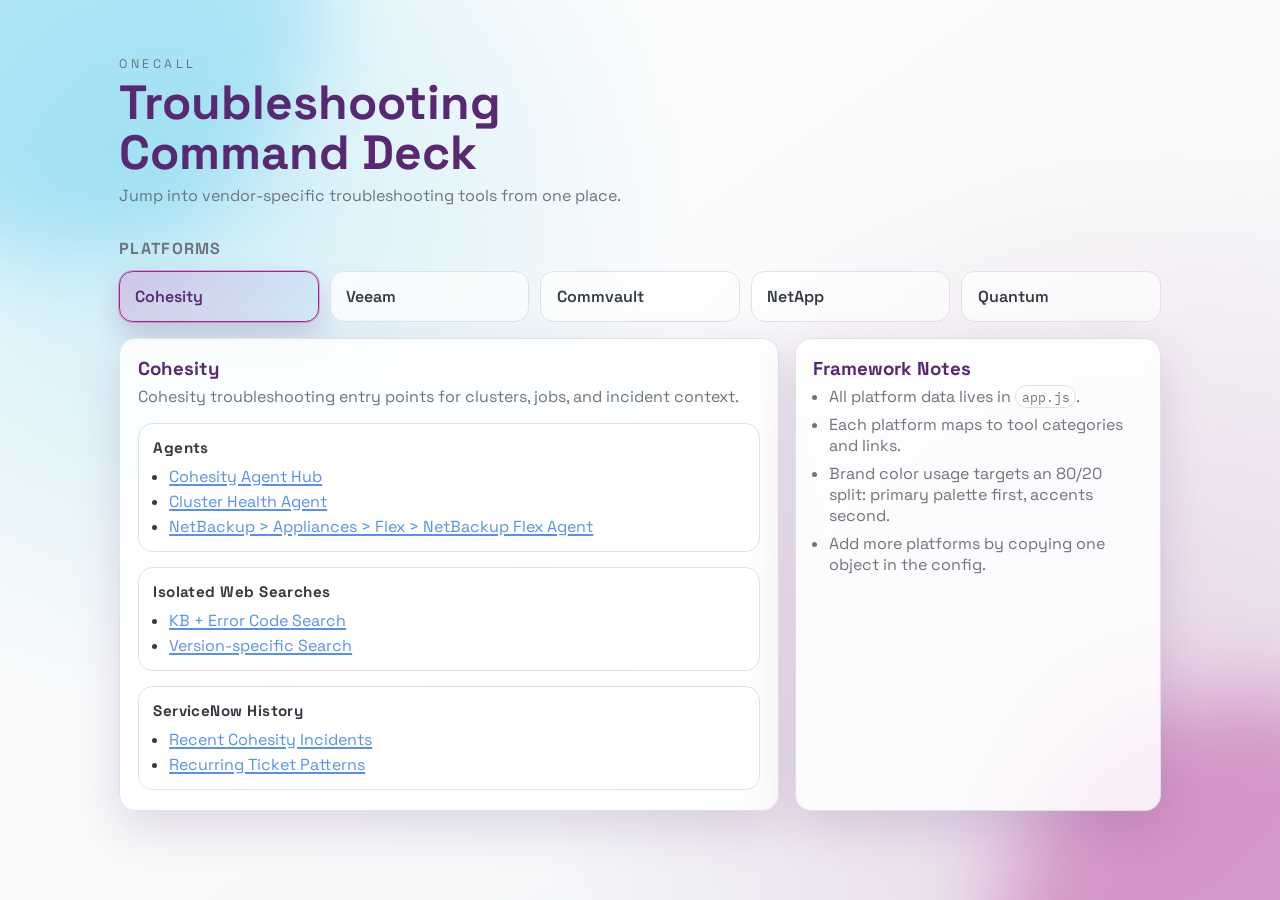
<file: projects/Website-TS/index.html>
<!DOCTYPE html>
<html lang="en">
  <head>
    <meta charset="UTF-8" />
    <meta name="viewport" content="width=device-width, initial-scale=1.0" />
    <title>OneCall Troubleshooting Hub</title>
    <link rel="preconnect" href="https://fonts.googleapis.com" />
    <link rel="preconnect" href="https://fonts.gstatic.com" crossorigin />
    <link
      href="https://fonts.googleapis.com/css2?family=Space+Grotesk:wght@400;500;700&family=IBM+Plex+Mono:wght@400;600&display=swap"
      rel="stylesheet"
    />
    <link rel="stylesheet" href="styles.css" />
  </head>
  <body>
    <div class="bg-orb orb-left" aria-hidden="true"></div>
    <div class="bg-orb orb-right" aria-hidden="true"></div>

    <main class="shell">
      <header class="hero">
        <p class="eyebrow">OneCall</p>
        <h1>Troubleshooting Command Deck</h1>
        <p class="subtitle">
          Jump into vendor-specific troubleshooting tools from one place.
        </p>
      </header>

      <section class="platform-section" aria-label="Backup platform selector">
        <h2>Platforms</h2>
        <div id="platform-buttons" class="button-grid"></div>
      </section>

      <section class="workspace" aria-live="polite">
        <article class="platform-panel">
          <h3 id="active-platform-label">Choose a platform</h3>
          <p id="active-platform-summary">
            Select a platform button to load its troubleshooting tools.
          </p>
          <div id="tool-groups" class="tool-groups"></div>
        </article>

        <aside class="notes-panel">
          <h3>Framework Notes</h3>
          <ul>
            <li>All platform data lives in <span class="code-pill">app.js</span>.</li>
            <li>Each platform maps to tool categories and links.</li>
            <li>Brand color usage targets an 80/20 split: primary palette first, accents second.</li>
            <li>Add more platforms by copying one object in the config.</li>
          </ul>
        </aside>
      </section>
    </main>

    <script src="app.js"></script>
  </body>
</html>
</file>
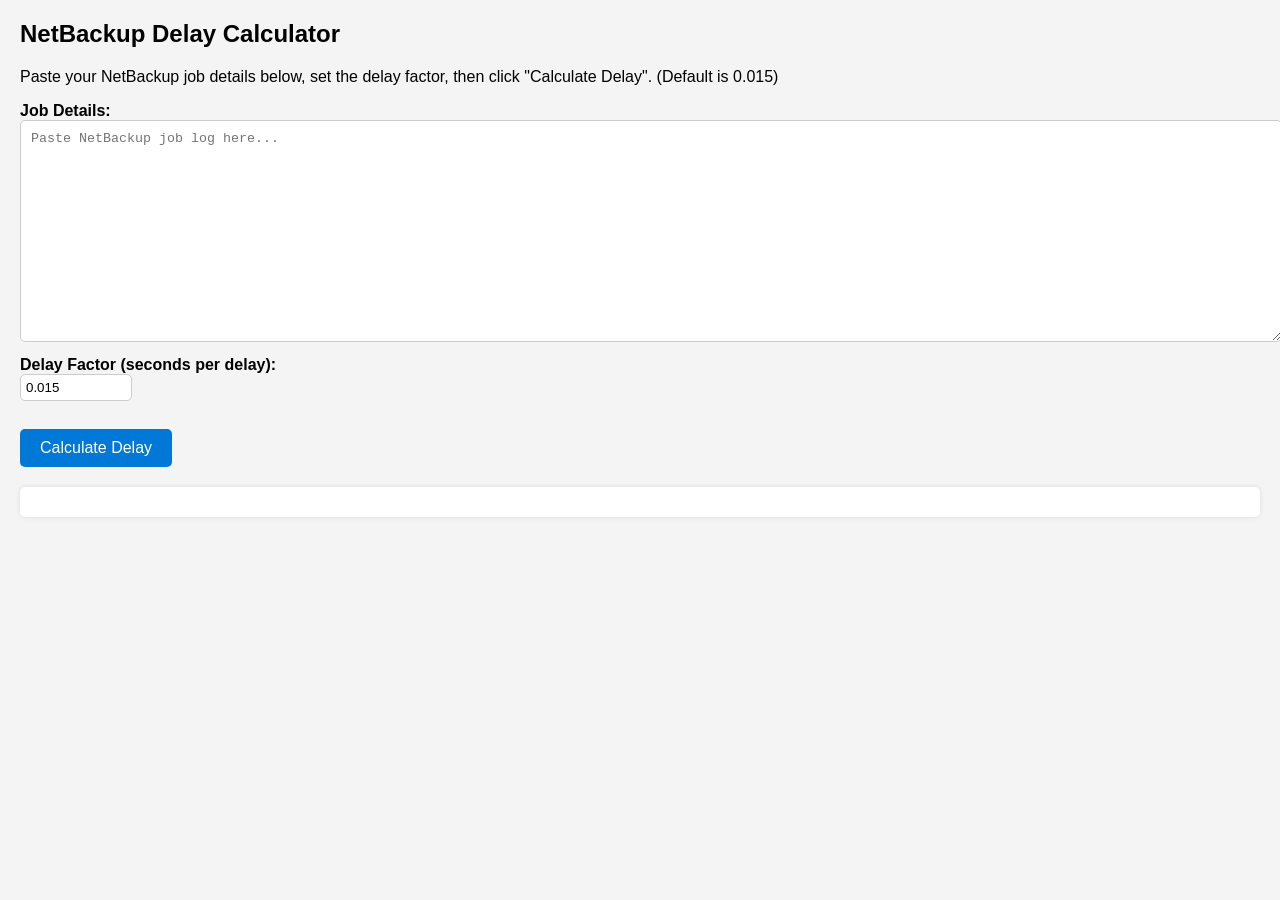
<file: projects/Calculating NetBackup Job Delays/netbackup_delay_calc.html>
<!DOCTYPE html>
<html>
<head>
<meta charset="UTF-8">
<title>NetBackup Delay Calculator</title>
<style>
    body {
        font-family: Arial, sans-serif;
        margin: 20px;
        background-color: #f4f4f4;
    }
    textarea {
        width: 100%;
        height: 200px;
        font-family: monospace;
        padding: 10px;
        margin-bottom: 10px;
        border: 1px solid #ccc;
        border-radius: 5px;
    }
    label {
        font-weight: bold;
    }
    input {
        padding: 5px;
        margin-bottom: 10px;
        width: 100px;
        border: 1px solid #ccc;
        border-radius: 5px;
    }
    button {
        padding: 10px 20px;
        font-size: 16px;
        background-color: #0078d7;
        color: white;
        border: none;
        cursor: pointer;
        border-radius: 5px;
    }
    button:hover {
        background-color: #005a9e;
    }
    .results {
        margin-top: 20px;
        background: white;
        padding: 15px;
        border-radius: 5px;
        box-shadow: 0 0 5px rgba(0,0,0,0.1);
    }
</style>
</head>
<body>

<h2>NetBackup Delay Calculator</h2>
<p>Paste your NetBackup job details below, set the delay factor, then click "Calculate Delay". (Default is 0.015)</p>

<label for="jobDetails">Job Details:</label><br>
<textarea id="jobDetails" placeholder="Paste NetBackup job log here..."></textarea><br>

<label for="delayFactor">Delay Factor (seconds per delay):</label><br>
<input type="number" id="delayFactor" step="0.001" value="0.015"><br><br>

<button onclick="calculateDelay()">Calculate Delay</button>

<div class="results" id="results"></div>

<script>
function calculateDelay() {
    let logText = document.getElementById("jobDetails").value;
    let factor = parseFloat(document.getElementById("delayFactor").value);

    if (isNaN(factor) || factor <= 0) {
        document.getElementById("results").innerHTML = 
            "<span style='color:red;'>Please enter a valid delay factor.</span>";
        return;
    }

    let delayRegex = /delayed\s+(\d+)\s+times/i;
    let match = logText.match(delayRegex);

    if (match) {
        let delayCount = parseInt(match[1], 10);
        let seconds = delayCount * factor;
        let minutes = seconds / 60;
        let hours = minutes / 60;

        document.getElementById("results").innerHTML = `
            <strong>Delay Count:</strong> ${delayCount}<br>
            <strong>Delay Factor:</strong> ${factor} seconds<br>
            <strong>Delay in Seconds:</strong> ${seconds.toFixed(3)}<br>
            <strong>Delay in Minutes:</strong> ${minutes.toFixed(5)}<br>
            <strong>Delay in Hours:</strong> ${hours.toFixed(8)}
        `;
    } else {
        document.getElementById("results").innerHTML = 
            "<span style='color:red;'>No delay information found in the pasted job details.</span>";
    }
}
</script>

</body>
</html>
</file>
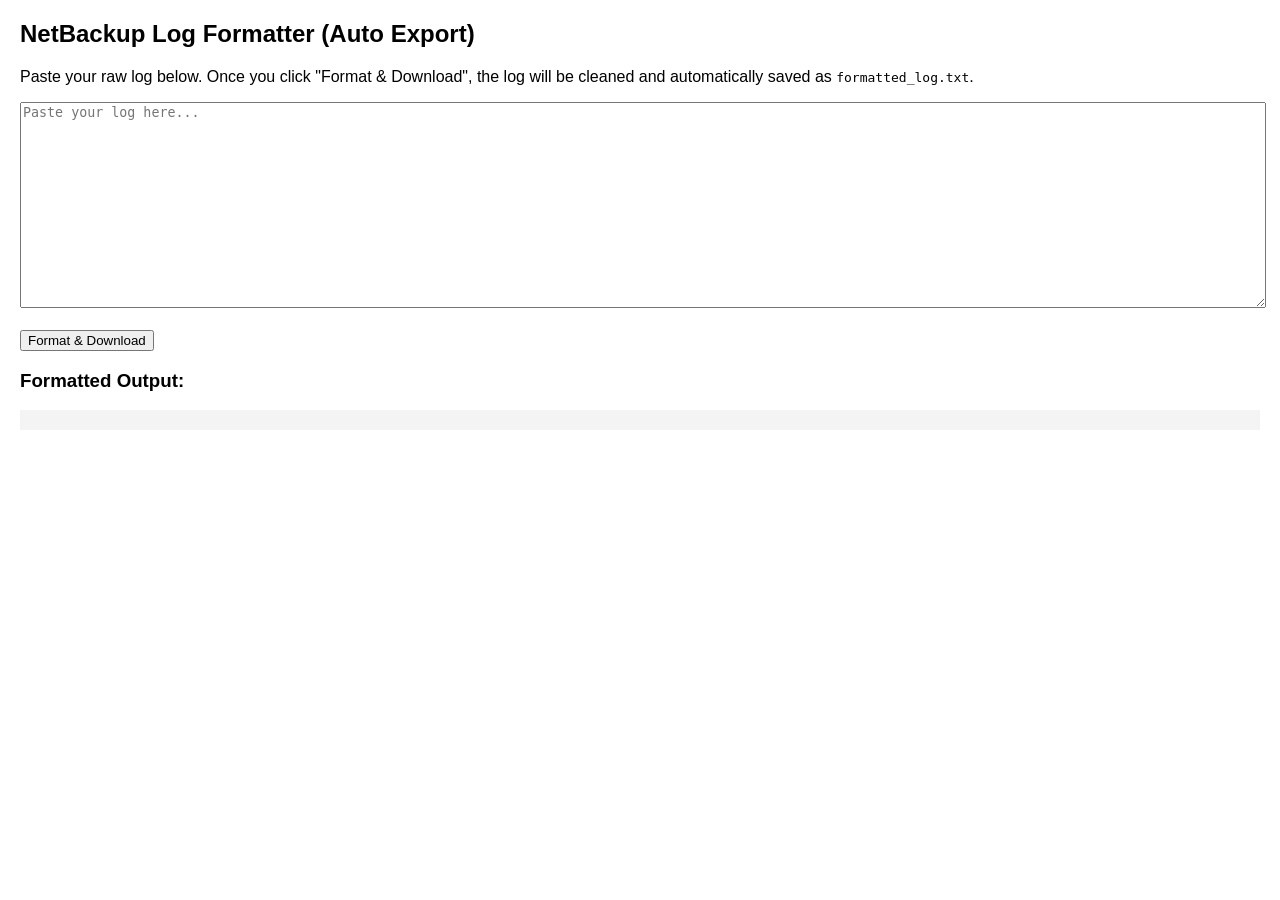
<file: projects/NetBackup Job Details Formatter/formatter1.html>
<!DOCTYPE html>
<html>
<head>
<title>NetBackup Log Formatter</title>
<style>
body { font-family: Arial, sans-serif; margin: 20px; }
textarea { width: 100%; height: 200px; font-family: monospace; }
pre { background: #f4f4f4; padding: 10px; white-space: pre-wrap; word-wrap: break-word; }
</style>
</head>
<body>
<h2>NetBackup Log Formatter (Auto Export)</h2>
<p>Paste your raw log below. Once you click "Format & Download", the log will be cleaned and automatically saved as <code>formatted_log.txt</code>.</p>

<textarea id="input" placeholder="Paste your log here..."></textarea><br><br>
<button onclick="formatAndDownload()">Format & Download</button>

<h3>Formatted Output:</h3>
<pre id="output"></pre>

<script>
function formatAndDownload() {
    let log = document.getElementById("input").value.trim();
    if (!log) {
        alert("Please paste a log first!");
        return;
    }

    // Regex to match timestamps like: Sep 15, 2025, 4:58:34 AM
    let pattern = /(Jan|Feb|Mar|Apr|May|Jun|Jul|Aug|Sep|Oct|Nov|Dec) \d{1,2}, \d{4}, \d{1,2}:\d{2}:\d{2}\s[AP]M/g;
    let formatted = log.replace(pattern, "\n$&").trim();

    // Show in browser
    document.getElementById("output").textContent = formatted;

    // Create a downloadable file automatically
    let blob = new Blob([formatted], { type: "text/plain" });
    let link = document.createElement("a");
    link.href = URL.createObjectURL(blob);
    link.download = "formatted_log.txt";
    document.body.appendChild(link);
    link.click();
    document.body.removeChild(link);
}
</script>
</body>
</html>
</file>
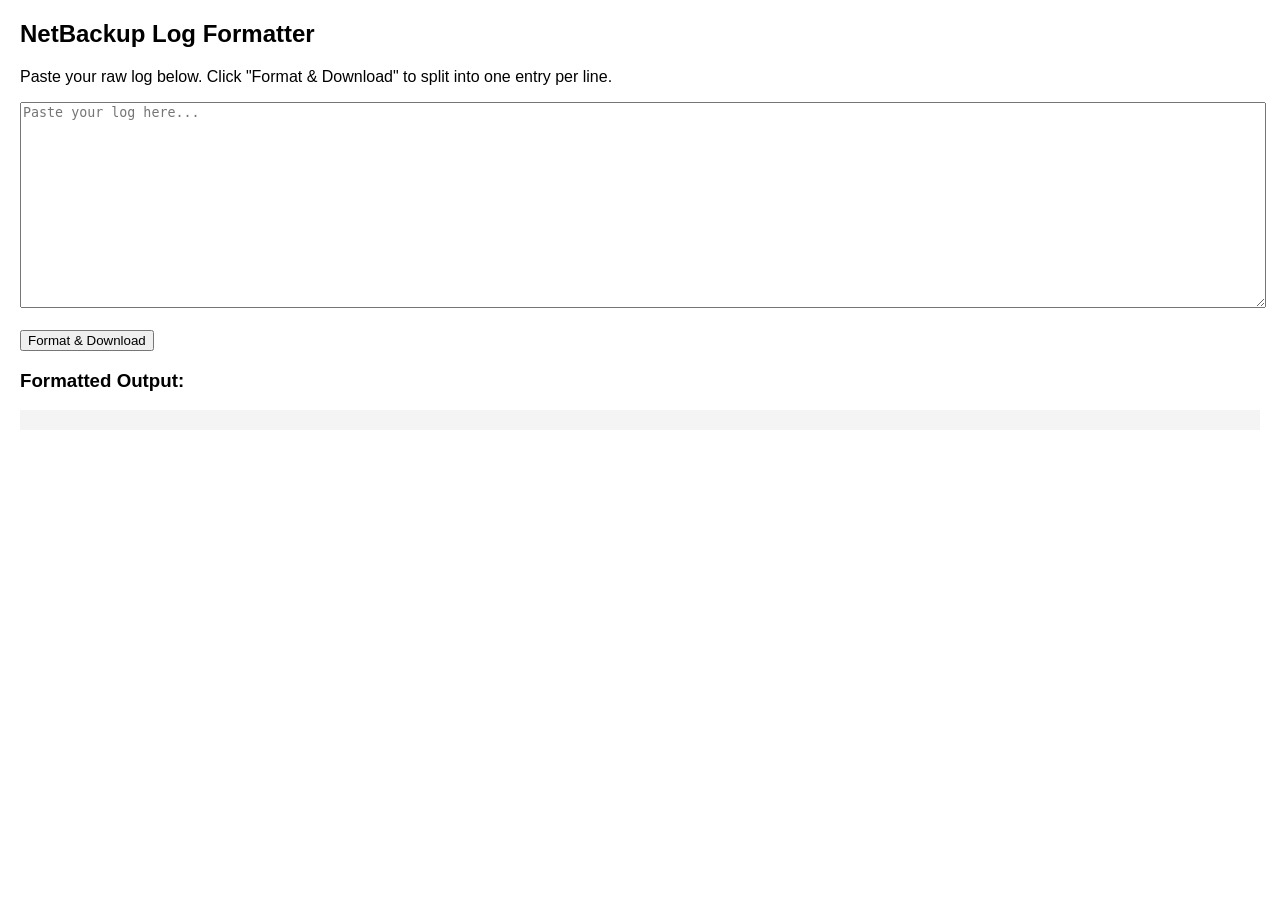
<file: projects/NetBackup Job Details Formatter/formatter2.html>
<!DOCTYPE html>
<html>
<head>
<title>NetBackup Log Formatter</title>
<style>
body { font-family: Arial, sans-serif; margin: 20px; }
textarea { width: 100%; height: 200px; font-family: monospace; }
pre { background: #f4f4f4; padding: 10px; white-space: pre-wrap; word-wrap: break-word; }
</style>
</head>
<body>
<h2>NetBackup Log Formatter</h2>
<p>Paste your raw log below. Click "Format & Download" to split into one entry per line.</p>

<textarea id="input" placeholder="Paste your log here..."></textarea><br><br>
<button id="formatBtn">Format & Download</button>

<h3>Formatted Output:</h3>
<pre id="output"></pre>

<script>
document.getElementById("formatBtn").addEventListener("click", function() {
    let log = document.getElementById("input").value.trim();
    if (!log) {
        alert("Please paste a log first!");
        return;
    }

    // Match: Dec 08, 2025 1:27:25 PM
    let pattern = /\b(Jan|Feb|Mar|Apr|May|Jun|Jul|Aug|Sep|Oct|Nov|Dec)\s+\d{2},\s+\d{4}\s+\d{1,2}:\d{2}:\d{2}\s[AP]M\b/g;

    // Insert newline + space before each date match
    let formatted = log.replace(pattern, "\n $&");

    // Trim and clean up
    formatted = formatted.trim();

    // Show in browser
    document.getElementById("output").textContent = formatted;

    // Create downloadable file
    let blob = new Blob([formatted], { type: "text/plain" });
    let link = document.createElement("a");
    link.href = URL.createObjectURL(blob);
    link.download = "formatted_log.txt";
    document.body.appendChild(link);
    link.click();
    document.body.removeChild(link);
});
</script>
</body>
</html>
</file>
<file: projects/Website-TS/styles.css>
:root {
  --hunger: #d40e8c;
  --heart: #b01c87;
  --harmony: #582873;
  --vision: #5990f0;
  --zeal: #4ec7ea;
  --success-green: #28a745;
  --warning-amber: #ffc107;
  --alert-red: #dc3545;
  --info-teal: #17a2b8;
  --bg-base: #f8f9fa;
  --ink-main: #343a40;
  --ink-muted: #6c757d;
  --panel: rgba(255, 255, 255, 0.85);
  --panel-strong: #ffffff;
  --line: #dee2e6;
  --shadow: 0 16px 45px rgba(88, 40, 115, 0.16);
}

* {
  box-sizing: border-box;
}

body {
  margin: 0;
  min-height: 100vh;
  font-family: "Space Grotesk", sans-serif;
  color: var(--ink-main);
  background:
    radial-gradient(circle at 12% 20%, rgba(78, 199, 234, 0.28), transparent 40%),
    radial-gradient(circle at 88% 82%, rgba(176, 28, 135, 0.16), transparent 44%),
    linear-gradient(145deg, #ffffff 0%, #f8f9fa 58%, #eef3f8 100%);
  overflow-x: hidden;
}

.bg-orb {
  position: fixed;
  width: 40vmax;
  height: 40vmax;
  border-radius: 50%;
  pointer-events: none;
  filter: blur(42px);
  opacity: 0.35;
}

.orb-left {
  background: var(--zeal);
  top: -20vmax;
  left: -15vmax;
}

.orb-right {
  background: var(--heart);
  right: -18vmax;
  bottom: -24vmax;
}

.shell {
  max-width: 1080px;
  margin: 0 auto;
  padding: 3.5rem 1.2rem 2.8rem;
  position: relative;
}

.hero {
  animation: riseIn 580ms cubic-bezier(0.23, 1, 0.32, 1);
}

.eyebrow {
  margin: 0;
  font-size: 0.78rem;
  letter-spacing: 0.28em;
  text-transform: uppercase;
  color: var(--ink-muted);
}

h1 {
  margin: 0.35rem 0 0.45rem;
  font-size: clamp(1.95rem, 4vw, 3rem);
  line-height: 1.04;
  max-width: 16ch;
  color: var(--harmony);
}

.subtitle {
  margin: 0;
  max-width: 65ch;
  color: var(--ink-muted);
}

.platform-section {
  margin-top: 2rem;
}

.platform-section h2 {
  font-size: 1rem;
  letter-spacing: 0.08em;
  text-transform: uppercase;
  color: var(--ink-muted);
  margin: 0 0 0.8rem;
}

.button-grid {
  display: grid;
  grid-template-columns: repeat(auto-fit, minmax(150px, 1fr));
  gap: 0.7rem;
}

.platform-btn {
  border: 1px solid var(--line);
  background: linear-gradient(130deg, rgba(255, 255, 255, 0.78), rgba(255, 255, 255, 0.56));
  color: var(--ink-main);
  font-family: inherit;
  font-size: 1rem;
  font-weight: 600;
  padding: 0.85rem 0.95rem;
  border-radius: 0.85rem;
  text-align: left;
  cursor: pointer;
  transition: transform 180ms ease, border-color 180ms ease, box-shadow 180ms ease;
  animation: riseIn 620ms cubic-bezier(0.23, 1, 0.32, 1);
}

.platform-btn:hover {
  transform: translateY(-2px);
  border-color: color-mix(in srgb, var(--heart) 34%, white);
  box-shadow: 0 14px 28px rgba(88, 40, 115, 0.16);
}

.platform-btn.active {
  border-color: var(--heart);
  color: var(--harmony);
  background: linear-gradient(130deg, rgba(212, 14, 140, 0.17), rgba(89, 144, 240, 0.1));
  box-shadow: 0 0 0 1px rgba(176, 28, 135, 0.28), 0 13px 28px rgba(88, 40, 115, 0.2);
}

.workspace {
  margin-top: 1.05rem;
  display: grid;
  gap: 1rem;
  grid-template-columns: 1.8fr 1fr;
}

.platform-panel,
.notes-panel {
  border: 1px solid var(--line);
  background: var(--panel);
  backdrop-filter: blur(5px);
  border-radius: 1rem;
  padding: 1.1rem 1.1rem 1.25rem;
  box-shadow: var(--shadow);
  animation: riseIn 740ms cubic-bezier(0.23, 1, 0.32, 1);
}

.platform-panel h3,
.notes-panel h3 {
  margin: 0 0 0.35rem;
  color: var(--harmony);
}

#active-platform-summary {
  margin: 0;
  color: var(--ink-muted);
}

.tool-groups {
  display: grid;
  gap: 0.9rem;
  margin-top: 1rem;
}

.tool-group {
  background: var(--panel-strong);
  border-radius: 0.9rem;
  border: 1px solid var(--line);
  padding: 0.9rem;
}

.tool-group h4 {
  margin: 0 0 0.55rem;
  font-size: 0.95rem;
  letter-spacing: 0.03em;
}

.tool-group ul {
  margin: 0;
  padding-left: 1rem;
  display: grid;
  gap: 0.25rem;
}

.tool-group a {
  color: var(--vision);
  text-decoration-thickness: 2px;
  text-underline-offset: 2px;
}

.tool-group a:hover {
  color: var(--harmony);
}

.status-success,
.status-warning,
.status-alert,
.status-info {
  border-radius: 0.8rem;
  border: 1px solid transparent;
  padding: 0.65rem 0.75rem;
  font-size: 0.92rem;
}

.status-success {
  background: #e8f7ec;
  border-color: var(--success-green);
}

.status-warning {
  background: #fff3cd;
  border-color: var(--warning-amber);
}

.status-alert {
  background: #f8d7da;
  border-color: var(--alert-red);
}

.status-info {
  background: #dff4f8;
  border-color: var(--info-teal);
}

.notes-panel ul {
  margin: 0;
  padding-left: 1rem;
  color: var(--ink-muted);
  display: grid;
  gap: 0.45rem;
}

.code-pill {
  font-family: "IBM Plex Mono", monospace;
  font-size: 0.84rem;
  padding: 0.1rem 0.35rem;
  border-radius: 999px;
  border: 1px solid var(--line);
  background: rgba(255, 255, 255, 0.58);
}

@keyframes riseIn {
  from {
    opacity: 0;
    transform: translateY(11px);
  }

  to {
    opacity: 1;
    transform: translateY(0);
  }
}

@media (max-width: 860px) {
  .workspace {
    grid-template-columns: 1fr;
  }

  .shell {
    padding-top: 2.2rem;
  }
}
</file>
